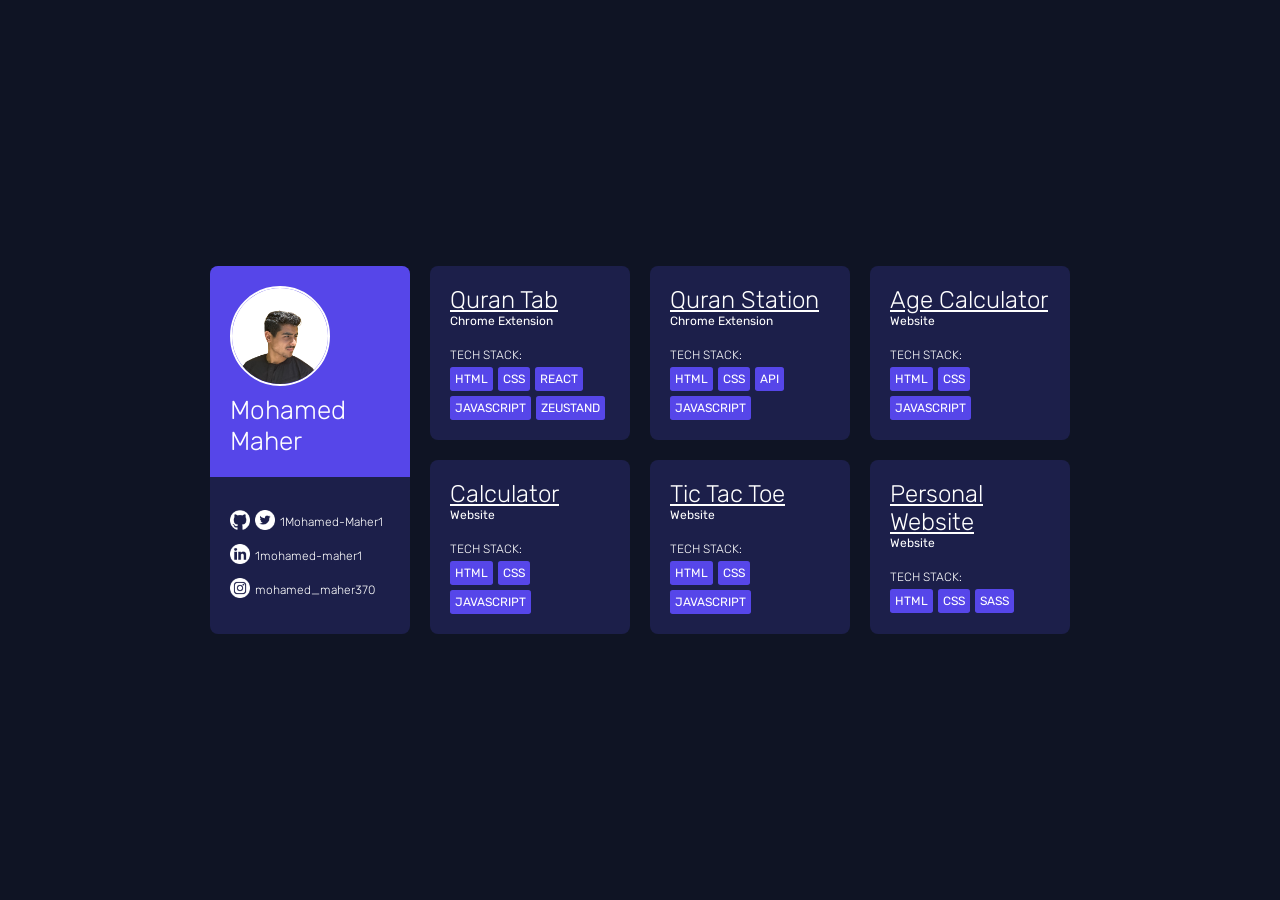
<file: index.html>
<!DOCTYPE html>
<html lang="en">
  <head>
    <meta charset="UTF-8" />
    <meta name="viewport" content="width=device-width, initial-scale=1.0" />
    <meta name="description" content="Profile Dashboard" />
    <meta name="author" content="Mohamed Maher" />
    <link rel="icon" href="./assets/dash.png" type="image/png" />
    <link rel="preconnect" href="https://fonts.googleapis.com" />
    <link rel="preconnect" href="https://fonts.gstatic.com" crossorigin />
    <link
      href="https://fonts.googleapis.com/css2?family=Rubik:wght@300;400;500&display=swap"
      rel="stylesheet"
    />
    <link rel="stylesheet" href="./styles/style.css" />
    <title>Profile Dashboard</title>
  </head>

  <body>
    <div class="container">
      <article class="card">
        <div class="top">
          <img
            class="pic"
            src="./assets/background withe.png"
            alt="Mohamed Maher's picture"
            loading="lazy"
          />
          <h1 class="name">Mohamed Maher</h1>
        </div>
        <div class="bottom">
          <div class="row">
            <div class="icons">
              <a href="https://github.com/1Mohamed-Maher1" target="_blank"
                ><img
                  class="icon"
                  src="./assets/Git-Hub.png"
                  alt="github icon"
                  loading="lazy"
              /></a>
              <a href="https://x.com/1Mohamed_Maher1">
                <img
                  class="icon"
                  src="./assets/twitter.png"
                  alt="twitter icon"
                  loading="lazy"
                />
              </a>
            </div>
            <h3 class="username">1Mohamed-Maher1</h3>
          </div>
          <div class="row">
            <div class="icons">
              <a
                href="https://www.linkedin.com/in/1mohamed-maher1/"
                target="_blank"
                ><img
                  class="icon"
                  src="./assets/linkedin.png"
                  alt="linkedin icon"
                  loading="lazy"
              /></a>
            </div>
            <h3 class="username">1mohamed-maher1</h3>
          </div>
          <div class="row">
            <div class="icons">
              <a
                href="https://www.instagram.com/mohamed_maher370?igsh=MWx1cm1senA0bms4ZA=="
                ><img
                  class="icon"
                  src="./assets/instagram.png"
                  alt="instagram icon"
                  loading="lazy"
              /></a>
            </div>
            <h3 class="username">mohamed_maher370</h3>
          </div>
        </div>
      </article>
      <article class="card">
        <a
          class="title"
          target="_blank"
          href="https://chrome.google.com/webstore/detail/quran-tab/afaihcdgkjebgabomemccdneglknjkdd"
          >Quran Tab</a
        >
        <h3 class="type">Chrome Extension</h3>
        <div class="stack">
          <p class="stack-title">TECH STACK:</p>
          <div class="languages">
            <span class="language">HTML</span>
            <span class="language">CSS</span>
            <span class="language">REACT</span>
            <span class="language">JAVASCRIPT</span>
            <span class="language">ZEUSTAND</span>
          </div>
        </div>
      </article>
      <article class="card">
        <a
          class="title"
          target="_blank"
          href="https://chrome.google.com/webstore/detail/quran-station/angdimijeelplemmdnedhnjidadfphom"
          >Quran Station</a
        >
        <h3 class="type">Chrome Extension</h3>
        <div class="stack">
          <p class="stack-title">TECH STACK:</p>
          <div class="languages">
            <span class="language">HTML</span>
            <span class="language">CSS</span>
            <span class="language">API</span>
            <span class="language">JAVASCRIPT</span>
          </div>
        </div>
      </article>
      <article class="card">
        <a class="title" href="#">Age Calculator</a>
        <h3 class="type">Website</h3>
        <div class="stack">
          <p class="stack-title">TECH STACK:</p>
          <div class="languages">
            <span class="language">HTML</span>
            <span class="language">CSS</span>
            <span class="language">JAVASCRIPT</span>
          </div>
        </div>
      </article>
      <article class="card">
        <a class="title" href="#">Calculator</a>
        <h3 class="type">Website</h3>
        <div class="stack">
          <p class="stack-title">TECH STACK:</p>
          <div class="languages">
            <span class="language">HTML</span>
            <span class="language">CSS</span>
            <span class="language">JAVASCRIPT</span>
          </div>
        </div>
      </article>
      <article class="card">
        <a class="title" href="#">Tic Tac Toe</a>
        <h3 class="type">Website</h3>
        <div class="stack">
          <p class="stack-title">TECH STACK:</p>
          <div class="languages">
            <span class="language">HTML</span>
            <span class="language">CSS</span>
            <span class="language">JAVASCRIPT</span>
          </div>
        </div>
      </article>
      <article class="card">
        <a
          class="title"
          target="_blank"
          href="https://1mohamed-maher1.github.io/Advanced-CSS-Responsive-Design-Animations-SASS/"
          >Personal Website</a
        >
        <h3 class="type">Website</h3>
        <div class="stack">
          <p class="stack-title">TECH STACK:</p>
          <div class="languages">
            <span class="language">HTML</span>
            <span class="language">CSS</span>
            <span class="language">SASS</span>
          </div>
        </div>
      </article>
    </div>
  </body>
</html>
</file>
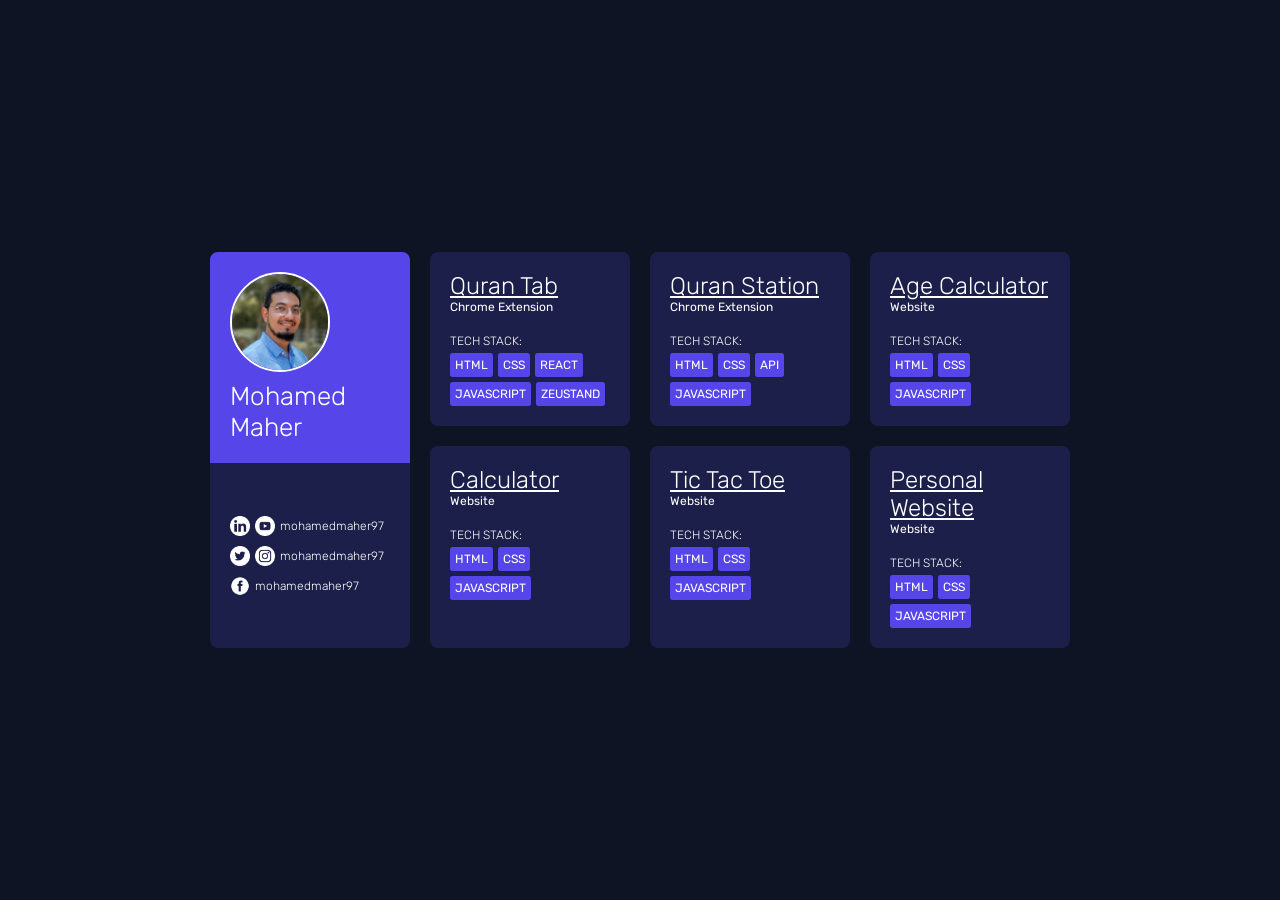
<file: starter/index.html>
<!DOCTYPE html>
<html lang="en">
  <head>
    <meta charset="UTF-8" />
    <meta name="viewport" content="width=device-width, initial-scale=1.0" />
    <link rel="preconnect" href="https://fonts.googleapis.com" />
    <link rel="preconnect" href="https://fonts.gstatic.com" crossorigin />
    <link
      href="https://fonts.googleapis.com/css2?family=Rubik:wght@300;400;500&display=swap"
      rel="stylesheet"
    />
    <link rel="stylesheet" href="./styles/style.css" />
    <title>Profile Dashboard</title>
  </head>
  <body>
    <div class="container">
      <article class="card">
        <div class="top">
          <img
            class="pic"
            src="./assets/profile-pic.jpg"
            alt="Mohamed Maher's picture"
          />
          <h1 class="name">Mohamed Maher</h1>
        </div>
        <div class="bottom">
          <div class="row">
            <div class="icons">
              <img
                class="icon"
                src="./assets/linkedin.png"
                alt="linkedin icon"
              />
              <img class="icon" src="./assets/youtube.png" alt="youtube icon" />
            </div>
            <h3 class="username">mohamedmaher97</h3>
          </div>
          <div class="row">
            <div class="icons">
              <img class="icon" src="./assets/twitter.png" alt="twitter icon" />
              <img
                class="icon"
                src="./assets/instagram.png"
                alt="instagram icon"
              />
            </div>
            <h3 class="username">mohamedmaher97</h3>
          </div>
          <div class="row">
            <div class="icons">
              <img
                class="icon"
                src="./assets/facebook.png"
                alt="facebook icon"
              />
            </div>
            <h3 class="username">mohamedmaher97</h3>
          </div>
        </div>
      </article>
      <article class="card">
        <a
          class="title"
          target="_blank"
          href="https://chrome.google.com/webstore/detail/quran-tab/afaihcdgkjebgabomemccdneglknjkdd"
          >Quran Tab</a
        >
        <h3 class="type">Chrome Extension</h3>
        <div class="stack">
          <p class="stack-title">TECH STACK:</p>
          <div class="languages">
            <span class="language">HTML</span>
            <span class="language">CSS</span>
            <span class="language">REACT</span>
            <span class="language">JAVASCRIPT</span>
            <span class="language">ZEUSTAND</span>
          </div>
        </div>
      </article>
      <article class="card">
        <a
          class="title"
          target="_blank"
          href="https://chrome.google.com/webstore/detail/quran-station/angdimijeelplemmdnedhnjidadfphom"
          >Quran Station</a
        >
        <h3 class="type">Chrome Extension</h3>
        <div class="stack">
          <p class="stack-title">TECH STACK:</p>
          <div class="languages">
            <span class="language">HTML</span>
            <span class="language">CSS</span>
            <span class="language">API</span>
            <span class="language">JAVASCRIPT</span>
          </div>
        </div>
      </article>
      <article class="card">
        <a class="title" href="#">Age Calculator</a>
        <h3 class="type">Website</h3>
        <div class="stack">
          <p class="stack-title">TECH STACK:</p>
          <div class="languages">
            <span class="language">HTML</span>
            <span class="language">CSS</span>
            <span class="language">JAVASCRIPT</span>
          </div>
        </div>
      </article>
      <article class="card">
        <a class="title" href="#">Calculator</a>
        <h3 class="type">Website</h3>
        <div class="stack">
          <p class="stack-title">TECH STACK:</p>
          <div class="languages">
            <span class="language">HTML</span>
            <span class="language">CSS</span>
            <span class="language">JAVASCRIPT</span>
          </div>
        </div>
      </article>
      <article class="card">
        <a class="title" href="#">Tic Tac Toe</a>
        <h3 class="type">Website</h3>
        <div class="stack">
          <p class="stack-title">TECH STACK:</p>
          <div class="languages">
            <span class="language">HTML</span>
            <span class="language">CSS</span>
            <span class="language">JAVASCRIPT</span>
          </div>
        </div>
      </article>
      <article class="card">
        <a class="title" href="#">Personal Website</a>
        <h3 class="type">Website</h3>
        <div class="stack">
          <p class="stack-title">TECH STACK:</p>
          <div class="languages">
            <span class="language">HTML</span>
            <span class="language">CSS</span>
            <span class="language">JAVASCRIPT</span>
          </div>
        </div>
      </article>
    </div>
  </body>
</html>
</file>
<file: styles/style.css>
:root {
  --color-very-dark-blue: #0f1424;
  --color-dark-blue: #1c1f4a;
  --color-desaturated-blue: #5646e9;
  --color-pale-blue: #bdc1ff;
  --color-white: #fff;
  --default-padding: 2rem;
  --default-radius: 0.8rem;
  --default-gap: 0.5rem;
}

/* CSS Reset */
* {
  margin: 0;
  padding: 0;
  box-sizing: border-box;
}

*,
*::before,
*::after {
  box-sizing: border-box;
}

a {
  color: inherit;
  display: inline-block;
}

button {
  background-color: transparent;
  border: none;
  cursor: pointer;
  border: 0;
}

ul,
ol {
  list-style: none;
}

html {
  font-size: 62.5%;
}

body {
  font-size: 1.6rem;
  font-family: "Rubik", sans-serif;
  color: var(--color-white);
}

/* End CSS Reset */
.container {
  background-color: var(--color-very-dark-blue);
  min-height: 100vh;
  display: grid;
  grid-template-columns: repeat(4, 20rem);
  align-content: center;
  justify-content: center;
  gap: var(--default-padding);
}
@media (min-width: 600px) and (max-width: 900px) {
  .container {
    grid-template-columns: repeat(2, 1fr);
    align-content: start;
  }
}
@media (max-width: 600px) {
  .container {
    grid-template-columns: 1fr;
    padding-bottom: var(--default-padding);
  }
}

.card {
  display: flex;
  flex-direction: column;
  z-index: 1;
  background-color: var(--color-dark-blue);
  border-radius: var(--default-radius);
  overflow: hidden;
}
.card:not(:nth-child(1)) {
  padding: var(--default-padding);
}
@media (max-width: 900px) {
  .card:not(:nth-child(1)) {
    margin: 0 var(--default-padding);
  }
}
.card:nth-child(1) {
  grid-row: 1/3;
}
@media (min-width: 600px) and (max-width: 900px) {
  .card:nth-child(1) {
    grid-column: 1/3;
    flex-direction: row;
  }
}
@media (max-width: 900px) {
  .card:nth-child(1) {
    border-radius: 0;
  }
}
.card .top {
  background-color: var(--color-desaturated-blue);
  padding: var(--default-padding);
}
@media (max-width: 900px) {
  .card .top {
    display: flex;
    align-items: center;
    flex: 1;
    gap: 1rem;
  }
}

.pic {
  width: 10rem;
  height: 10rem;
  border-radius: 50%;
  border: 0.2rem solid var(--color-white);
}

.name {
  font-size: 2.6rem;
  font-weight: 300;
  margin-top: var(--default-gap);
}

.bottom {
  display: flex;
  flex-direction: column;
  gap: 1rem;
  padding: var(--default-padding);
  margin: auto 0;
}
@media (min-width: 600px) and (max-width: 900px) {
  .bottom {
    flex: 1;
  }
}
@media (max-width: 600px) {
  .bottom {
    flex-wrap: wrap;
    flex-direction: row;
    margin: 0 var(--default-padding);
  }
}

.row {
  display: flex;
  flex: 1;
  gap: var(--default-gap);
  align-items: center;
}

.icons {
  display: flex;
  gap: var(--default-gap);
}

.icon {
  width: 2rem;
  height: 2rem;
}

.icon:hover {
  transform: scale(1.1);
  cursor: pointer;
}

.icon:active {
  transform: scale(0.8);
  cursor: pointer;
}

.username {
  font-size: 1.2rem;
  font-weight: 300;
}

.title {
  font-size: 2.4rem;
  font-weight: 300;
}

.type {
  font-size: 1.2rem;
  font-weight: 400;
}

.stack {
  display: flex;
  flex-direction: column;
  gap: var(--default-gap);
  margin-top: var(--default-padding);
  font-size: 1.2rem;
}

.stack-title {
  font-weight: 300;
}

.languages {
  display: flex;
  flex-wrap: wrap;
  gap: var(--default-gap);
}

.language {
  display: inline-block;
  background-color: var(--color-desaturated-blue);
  padding: 0.5rem;
  border-radius: calc(var(--default-radius) / 3);
}/*# sourceMappingURL=style.css.map */
</file>
<file: starter/styles/style.css>
:root {
  --color-very-dark-blue: #0f1424;
  --color-dark-blue: #1c1f4a;
  --color-desaturated-blue: #5646e9;
  --color-pale-blue: #bdc1ff;
  --color-white: #fff;
  --default-padding: 2rem;
  --default-radius: 0.8rem;
  --default-gap: 0.5rem;
}

/* CSS Reset */
* {
  margin: 0;
  padding: 0;
  box-sizing: border-box;
}

*,
*::before,
*::after {
  box-sizing: border-box;
}

a {
  color: inherit;
  display: inline-block;
}

button {
  background-color: transparent;
  border: none;
  cursor: pointer;
  border: 0;
}

ul,
ol {
  list-style: none;
}

html {
  font-size: 62.5%;
}

body {
  font-size: 1.6rem;
  font-family: "Rubik", sans-serif;
  color: var(--color-white);
}

/* End CSS Reset */
.container {
  background-color: var(--color-very-dark-blue);
  min-height: 100vh;
  display: grid;
  grid-template-columns: repeat(4, 20rem);
  align-content: center;
  justify-content: center;
  gap: var(--default-padding);
}
@media (min-width: 600px) and (max-width: 900px) {
  .container {
    grid-template-columns: repeat(2, 1fr);
    align-content: start;
  }
}
@media (max-width: 600px) {
  .container {
    grid-template-columns: 1fr;
    padding-bottom: var(--default-padding);
  }
}

.card {
  display: flex;
  flex-direction: column;
  z-index: 1;
  background-color: var(--color-dark-blue);
  border-radius: var(--default-radius);
  overflow: hidden;
}
.card:not(:nth-child(1)) {
  padding: var(--default-padding);
}
@media (max-width: 900px) {
  .card:not(:nth-child(1)) {
    margin: 0 var(--default-padding);
  }
}
.card:nth-child(1) {
  grid-row: 1/3;
}
@media (min-width: 600px) and (max-width: 900px) {
  .card:nth-child(1) {
    grid-column: 1/3;
    flex-direction: row;
  }
}
@media (max-width: 900px) {
  .card:nth-child(1) {
    border-radius: 0;
  }
}
.card .top {
  background-color: var(--color-desaturated-blue);
  padding: var(--default-padding);
}
@media (max-width: 900px) {
  .card .top {
    display: flex;
    align-items: center;
    flex: 1;
    gap: 1rem;
  }
}

.pic {
  width: 10rem;
  height: 10rem;
  border-radius: 50%;
  border: 0.2rem solid var(--color-white);
}

.name {
  font-size: 2.6rem;
  font-weight: 300;
  margin-top: var(--default-gap);
}

.bottom {
  display: flex;
  flex-direction: column;
  gap: 1rem;
  padding: var(--default-padding);
  margin: auto 0;
}
@media (min-width: 600px) and (max-width: 900px) {
  .bottom {
    flex: 1;
  }
}
@media (max-width: 600px) {
  .bottom {
    flex-wrap: wrap;
    flex-direction: row;
    margin: 0 var(--default-padding);
  }
}

.row {
  display: flex;
  flex: 1;
  gap: var(--default-gap);
  align-items: center;
}

.icons {
  display: flex;
  gap: var(--default-gap);
}

.icon {
  width: 2rem;
  height: 2rem;
}

.icon:hover {
  transform: scale(1.1);
  cursor: pointer;
}

.icon:active {
  transform: scale(0.8);
  cursor: pointer;
}

.username {
  font-size: 1.2rem;
  font-weight: 300;
}

.title {
  font-size: 2.4rem;
  font-weight: 300;
}

.type {
  font-size: 1.2rem;
  font-weight: 400;
}

.stack {
  display: flex;
  flex-direction: column;
  gap: var(--default-gap);
  margin-top: var(--default-padding);
  font-size: 1.2rem;
}

.stack-title {
  font-weight: 300;
}

.languages {
  display: flex;
  flex-wrap: wrap;
  gap: var(--default-gap);
}

.language {
  display: inline-block;
  background-color: var(--color-desaturated-blue);
  padding: 0.5rem;
  border-radius: calc(var(--default-radius) / 3);
}/*# sourceMappingURL=style.css.map */
</file>
